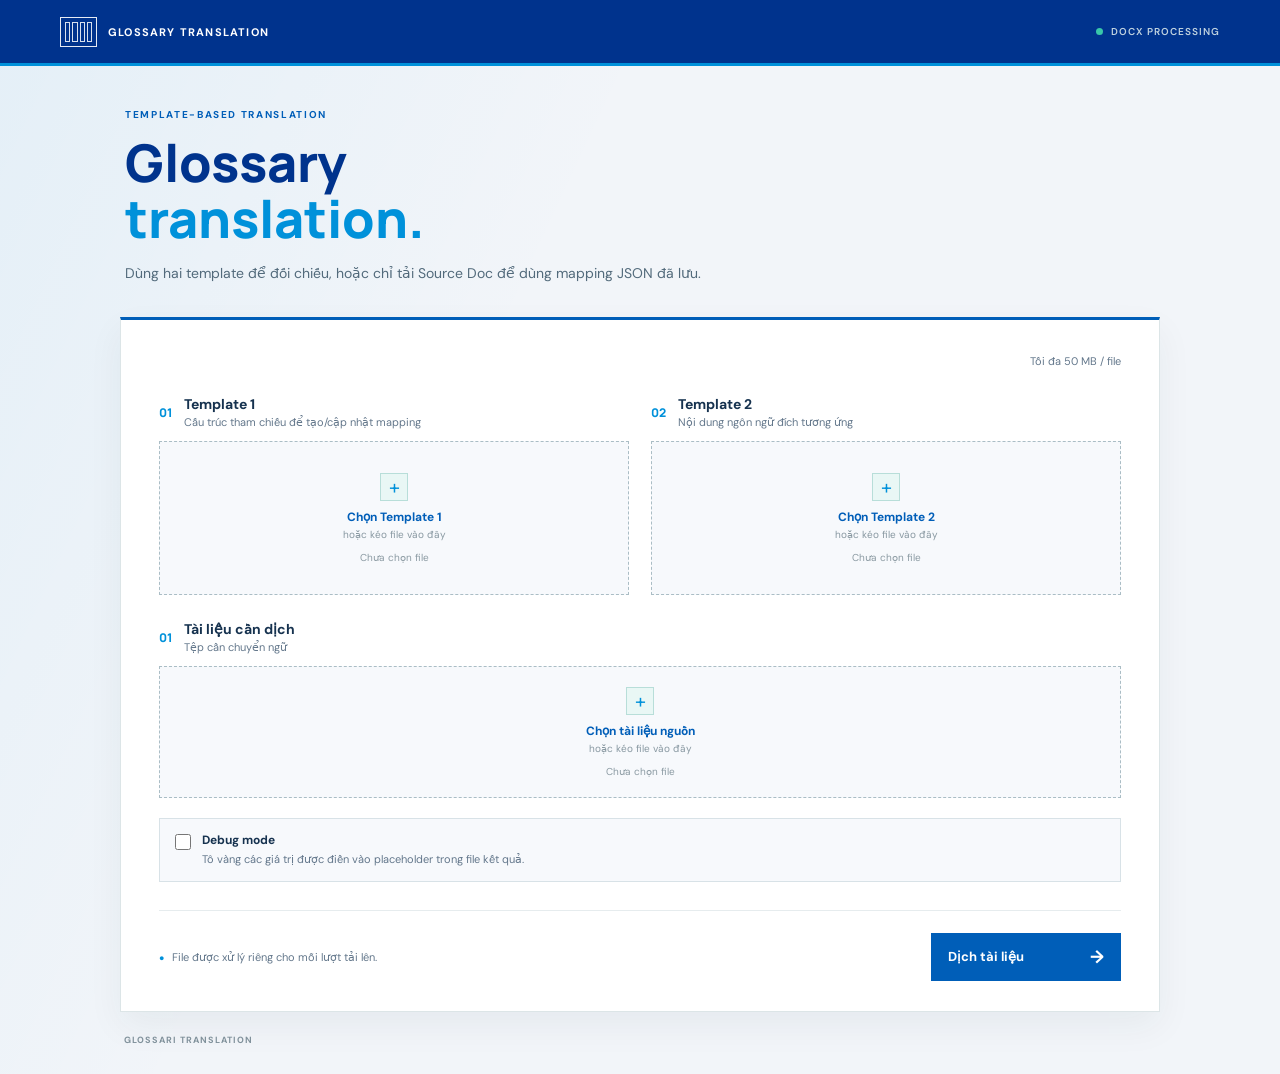
<file: index.html>
<!doctype html>
<html lang="vi">
<head>
  <meta charset="utf-8">
  <meta name="viewport" content="width=device-width, initial-scale=1">
  <meta name="theme-color" content="#00338d">
  <title>Glossary translation</title>
  <link rel="stylesheet" href="./styles.css">
  <script src="./config.js" defer></script>
  <script src="./app.js" defer></script>
</head>
<body>
  <header class="topbar">
    <a class="wordmark" href="./" aria-label="Glossary translation">
      <span class="wordmark-mark" aria-hidden="true"><i></i><i></i><i></i><i></i></span>
      <span>GLOSSARY TRANSLATION</span>
    </a>
    <span class="topbar-status"><span class="status-dot"></span> DOCX PROCESSING</span>
  </header>

  <main class="workspace">
    <section class="intro" aria-labelledby="page-title">
      <div class="intro-copy">
        <p class="eyebrow">TEMPLATE-BASED TRANSLATION</p>
        <h1 id="page-title">Glossary<br><span>translation.</span></h1>
        <p class="intro-description">Dùng hai template để đối chiếu, hoặc chỉ tải Source Doc để dùng mapping JSON đã lưu.</p>
      </div>
    </section>

    <form id="upload-form" class="upload-form" novalidate>
      <div class="form-heading">
        <div>
        </div>
        <span class="file-limit">Tối đa 50 MB / file</span>
      </div>

      <div class="template-grid">
        <section class="upload-field">
          <div class="field-heading">
            <span class="step-number">01</span>
            <div>
              <label for="source-template">Template 1</label>
              <p>Cấu trúc tham chiếu để tạo/cập nhật mapping</p>
            </div>
          </div>
          <label class="dropzone" for="source-template" data-dropzone="source-template">
            <input id="source-template" name="source_template" type="file" accept=".docx,application/vnd.openxmlformats-officedocument.wordprocessingml.document" aria-label="Tải Template 1">
            <span class="upload-symbol" aria-hidden="true">+</span>
            <span class="dropzone-main">Chọn Template 1</span>
            <span class="dropzone-sub">hoặc kéo file vào đây</span>
            <span class="file-name" data-file-name="source-template">Chưa chọn file</span>
          </label>
        </section>

        <section class="upload-field">
          <div class="field-heading">
            <span class="step-number">02</span>
            <div>
              <label for="target-template">Template 2</label>
              <p>Nội dung ngôn ngữ đích tương ứng</p>
            </div>
          </div>
          <label class="dropzone" for="target-template" data-dropzone="target-template">
            <input id="target-template" name="target_template" type="file" accept=".docx,application/vnd.openxmlformats-officedocument.wordprocessingml.document" aria-label="Tải Template 2">
            <span class="upload-symbol" aria-hidden="true">+</span>
            <span class="dropzone-main">Chọn Template 2</span>
            <span class="dropzone-sub">hoặc kéo file vào đây</span>
            <span class="file-name" data-file-name="target-template">Chưa chọn file</span>
          </label>
        </section>
      </div>

      <section class="upload-field source-field">
        <div class="field-heading">
          <span class="step-number">01</span>
          <div>
            <label for="source-document">Tài liệu cần dịch</label>
            <p>Tệp cần chuyển ngữ</p>
          </div>
        </div>
        <label class="dropzone dropzone-wide" for="source-document" data-dropzone="source-document">
          <input id="source-document" name="source_document" type="file" accept=".docx,application/vnd.openxmlformats-officedocument.wordprocessingml.document" aria-label="Tải tài liệu nguồn cần dịch">
          <span class="upload-symbol" aria-hidden="true">+</span>
          <span class="dropzone-main">Chọn tài liệu nguồn</span>
          <span class="dropzone-sub">hoặc kéo file vào đây</span>
          <span class="file-name" data-file-name="source-document">Chưa chọn file</span>
        </label>
      </section>

      <label class="debug-option" for="debug-mode">
        <input id="debug-mode" name="debug_mode" type="checkbox">
        <span class="debug-option-copy">
          <strong>Debug mode</strong>
          <span>Tô vàng các giá trị được điền vào placeholder trong file kết quả.</span>
        </span>
      </label>

      <div class="form-footer">
        <div class="privacy-note"><span aria-hidden="true">●</span> File được xử lý riêng cho mỗi lượt tải lên.</div>
        <div class="form-actions">
          <button id="submit-button" type="submit">
            <span>Dịch tài liệu</span>
            <span class="button-arrow" aria-hidden="true">&#8594;</span>
          </button>
        </div>
      </div>

      <section id="loading-panel" class="loading-panel" aria-live="polite" hidden>
        <div class="loading-copy">
          <span class="loading-spinner" aria-hidden="true"></span>
          <div>
            <strong>Đang xử lý tài liệu</strong>
            <span id="loading-detail">Đang đối chiếu template và tạo bản dịch.</span>
          </div>
        </div>
        <div
          class="progress-track"
          role="progressbar"
          aria-label="Tiến trình xử lý tài liệu"
          aria-valuetext="Đang xử lý"
        >
          <span class="progress-indicator"></span>
        </div>
        <p class="loading-note">Tài liệu tiếp tục được xử lý trên máy chủ; hãy giữ trang này mở để tải kết quả tự động.</p>
      </section>

      <div id="status-message" class="status-message" role="status" aria-live="polite" hidden></div>
    </form>

    <footer class="page-footer">
      <span>GLOSSARI TRANSLATION</span>
    </footer>
  </main>
</body>
</html>
</file>
<file: styles.css>
@import url('https://fonts.googleapis.com/css2?family=DM+Sans:wght@400;500;600;700&family=Manrope:wght@500;600;700;800&display=swap');

:root {
  color-scheme: light;
  --ink: #16324f;
  --muted: #63778b;
  --navy: #00338d;
  --blue: #005eb8;
  --teal: #0091da;
  --line: #d8e2e7;
  --paper: #ffffff;
  --canvas: #f2f5f9;
  --soft: #f7f9fc;
  --danger: #b4233c;
  --success: #14745d;
  font-family: 'DM Sans', 'Segoe UI', sans-serif;
}

* { box-sizing: border-box; }

body {
  min-width: 320px;
  min-height: 100vh;
  margin: 0;
  color: var(--ink);
  background:
    linear-gradient(115deg, rgba(0, 145, 218, 0.06), transparent 38%),
    var(--canvas);
}

.topbar {
  height: 66px;
  display: flex;
  align-items: center;
  justify-content: space-between;
  padding: 0 max(28px, calc((100vw - 1160px) / 2));
  color: #fff;
  background: var(--navy);
  border-bottom: 3px solid var(--teal);
}

.wordmark {
  display: inline-flex;
  align-items: center;
  gap: 11px;
  color: inherit;
  text-decoration: none;
  font-size: 11px;
  font-weight: 700;
  letter-spacing: 1.2px;
}

.wordmark-mark {
  width: 37px;
  height: 30px;
  display: grid;
  grid-template-columns: repeat(4, 1fr);
  gap: 2px;
  padding: 4px;
  border: 1px solid rgba(255, 255, 255, .9);
}

.wordmark-mark i {
  display: block;
  border: 1px solid rgba(255, 255, 255, .85);
}

.topbar-status {
  display: inline-flex;
  align-items: center;
  gap: 8px;
  color: #bfd2df;
  font-size: 10px;
  font-weight: 600;
  letter-spacing: 1px;
}

.status-dot { width: 7px; height: 7px; border-radius: 50%; background: #39c7a9; }

.workspace {
  width: min(100% - 48px, 1040px);
  margin: 0 auto;
}

.intro {
  min-height: 245px;
  display: flex;
  align-items: center;
  justify-content: space-between;
  padding: 42px 5px 35px;
  animation: arrive 420ms ease-out both;
}

.eyebrow {
  margin: 0 0 14px;
  color: var(--blue);
  font-size: 10px;
  font-weight: 700;
  letter-spacing: 1.65px;
}

.intro h1 {
  margin: 0;
  color: var(--navy);
  font-family: 'Manrope', 'Segoe UI', sans-serif;
  font-size: clamp(34px, 5vw, 52px);
  line-height: 1.08;
  font-weight: 800;
}

.intro h1 span { color: var(--teal); }
.intro-description { margin: 17px 0 0; color: #526a7b; font-size: 14px; }

.upload-form {
  padding: 34px 38px 30px;
  border: 1px solid #dce5e7;
  border-top: 3px solid var(--blue);
  background: var(--paper);
  box-shadow: 0 14px 34px rgba(14, 46, 63, .055);
  animation: arrive 480ms 80ms ease-out both;
}

.form-heading {
  display: flex;
  justify-content: space-between;
  align-items: end;
  gap: 20px;
  margin-bottom: 27px;
}

.form-heading .eyebrow { margin-bottom: 5px; }
.form-heading h2 { margin: 0; font-family: 'Manrope', sans-serif; font-size: 21px; font-weight: 700; }
.form-guidance { margin: 6px 0 0; color: var(--muted); font-size: 11px; }
.file-limit { color: var(--muted); font-size: 11px; }

.template-grid { display: grid; grid-template-columns: repeat(2, minmax(0, 1fr)); gap: 22px; }
.upload-field { min-width: 0; }
.field-heading { display: flex; align-items: center; gap: 12px; margin-bottom: 12px; }
.step-number { color: var(--teal); font-family: 'Manrope', sans-serif; font-size: 12px; font-weight: 800; }
.field-heading label { display: block; color: var(--ink); font-size: 14px; font-weight: 700; cursor: pointer; }
.field-heading p { margin: 2px 0 0; color: var(--muted); font-size: 11px; }

.dropzone {
  position: relative;
  min-height: 154px;
  display: flex;
  flex-direction: column;
  align-items: center;
  justify-content: center;
  padding: 18px;
  overflow: hidden;
  border: 1px dashed #aabdc5;
  background: var(--soft);
  cursor: pointer;
  text-align: center;
  transition: border-color .18s ease, background .18s ease, box-shadow .18s ease;
}

.dropzone:hover, .dropzone.is-dragging, .dropzone:focus-within {
  border-color: var(--teal);
  background: #f0f8fd;
  box-shadow: inset 0 0 0 1px var(--teal);
}

.dropzone input { position: absolute; width: 1px; height: 1px; opacity: 0; }
.upload-symbol {
  width: 28px;
  height: 28px;
  display: grid;
  place-items: center;
  margin-bottom: 8px;
  color: var(--teal);
  border: 1px solid #b8ded9;
  background: #e9f7f5;
  font-size: 20px;
  line-height: 1;
}
.dropzone-main { color: var(--blue); font-size: 12px; font-weight: 700; }
.dropzone-sub { margin-top: 3px; color: #8797a0; font-size: 10px; }
.file-name {
  max-width: 100%;
  margin-top: 10px;
  overflow: hidden;
  color: #8b9aa2;
  font-size: 10px;
  text-overflow: ellipsis;
  white-space: nowrap;
}
.file-name.has-file { color: var(--success); font-weight: 700; }

.source-field { margin-top: 25px; }
.dropzone-wide { min-height: 132px; }
.debug-option {
  display: flex;
  align-items: flex-start;
  gap: 11px;
  margin-top: 20px;
  padding: 13px 15px;
  border: 1px solid var(--line);
  background: var(--soft);
  cursor: pointer;
}
.debug-option input {
  width: 16px;
  height: 16px;
  margin: 2px 0 0;
  accent-color: var(--blue);
}
.debug-option-copy { display: grid; gap: 3px; }
.debug-option-copy strong { color: var(--ink); font-size: 12px; }
.debug-option-copy span { color: var(--muted); font-size: 11px; line-height: 1.5; }
.form-footer {
  display: flex;
  align-items: center;
  justify-content: space-between;
  gap: 20px;
  margin-top: 28px;
  padding-top: 22px;
  border-top: 1px solid #e6ecee;
}
.privacy-note { color: var(--muted); font-size: 11px; }
.privacy-note span { margin-right: 5px; color: var(--teal); font-size: 9px; }
.form-actions { display: flex; align-items: center; gap: 10px; }
button {
  min-width: 190px;
  min-height: 48px;
  display: inline-flex;
  align-items: center;
  justify-content: space-between;
  gap: 28px;
  padding: 0 17px;
  border: 0;
  color: #fff;
  background: var(--blue);
  font: inherit;
  font-size: 13px;
  font-weight: 700;
  cursor: pointer;
  transition: background .18s ease, transform .18s ease;
}
button:hover { background: var(--navy); transform: translateY(-1px); }
button:focus-visible { outline: 3px solid rgba(16, 167, 160, .35); outline-offset: 2px; }
button:disabled { background: #8da0ad; cursor: wait; transform: none; }
.button-arrow { font-size: 18px; }

.status-message {
  margin-top: 18px;
  padding: 12px 14px;
  border-left: 3px solid var(--blue);
  color: #355467;
  background: #f1f7fa;
  font-size: 12px;
  line-height: 1.5;
}
.status-message[data-state="error"] { border-color: var(--danger); color: var(--danger); background: #fff5f5; }
.status-message[data-state="success"] { border-color: var(--success); color: var(--success); background: #f0faf6; }
.status-message[data-state="loading"] { border-color: var(--teal); }

.loading-panel {
  margin-top: 18px;
  padding: 18px 18px 14px;
  border: 1px solid #d7e6f2;
  background: #f5faff;
}
.loading-copy { display: flex; align-items: center; gap: 12px; }
.loading-copy > div { display: grid; gap: 3px; }
.loading-copy strong { color: var(--navy); font-size: 13px; }
.loading-copy span:not(.loading-spinner) { color: var(--muted); font-size: 11px; }
.loading-spinner {
  width: 20px;
  height: 20px;
  flex: 0 0 20px;
  border: 2px solid #c7dced;
  border-top-color: var(--blue);
  border-radius: 50%;
  animation: spin .75s linear infinite;
}
.progress-track {
  height: 6px;
  margin-top: 15px;
  overflow: hidden;
  background: #dceaf5;
}
.progress-indicator {
  width: 36%;
  height: 100%;
  display: block;
  background: linear-gradient(90deg, var(--navy), var(--teal));
  animation: progress-slide 1.35s ease-in-out infinite;
}
.loading-note { margin: 9px 0 0; color: #7b8da0; font-size: 10px; }
[hidden] { display: none !important; }

.page-footer {
  display: flex;
  align-items: center;
  justify-content: space-between;
  padding: 22px 4px 28px;
  color: #82939d;
  font-size: 9px;
  font-weight: 700;
  letter-spacing: 1px;
}
.page-footer span:last-child { display: flex; align-items: center; gap: 8px; }
.page-footer i { width: 17px; }

@keyframes arrive {
  from { opacity: 0; transform: translateY(8px); }
  to { opacity: 1; transform: translateY(0); }
}

@keyframes spin {
  to { transform: rotate(360deg); }
}

@keyframes progress-slide {
  0% { transform: translateX(-110%); }
  100% { transform: translateX(290%); }
}

@media (prefers-reduced-motion: reduce) {
  *, *::before, *::after {
    animation-duration: .01ms !important;
    animation-iteration-count: 1 !important;
    scroll-behavior: auto !important;
  }
}

@media (max-width: 680px) {
  .topbar { height: 58px; padding: 0 18px; }
  .wordmark { font-size: 9px; letter-spacing: .8px; }
  .topbar-status { font-size: 8px; letter-spacing: .5px; }
  .workspace { width: min(100% - 32px, 520px); }
  .intro { min-height: 218px; padding: 34px 1px 28px; }
  .intro h1 { font-size: 39px; }
  .intro-description { max-width: 320px; font-size: 12px; line-height: 1.5; }
  .upload-form { padding: 25px 20px 22px; }
  .template-grid { grid-template-columns: 1fr; gap: 18px; }
  .dropzone { min-height: 138px; }
  .dropzone-wide { min-height: 138px; }
  .form-footer { align-items: stretch; flex-direction: column; }
  .form-actions { align-items: stretch; flex-direction: column; }
  button { width: 100%; }
}

@media (max-width: 420px) {
  .topbar-status { max-width: 104px; }
  .intro { align-items: flex-start; }
  .intro h1 { font-size: 35px; }
  .form-heading { align-items: flex-start; flex-direction: column; gap: 6px; }
}
</file>
